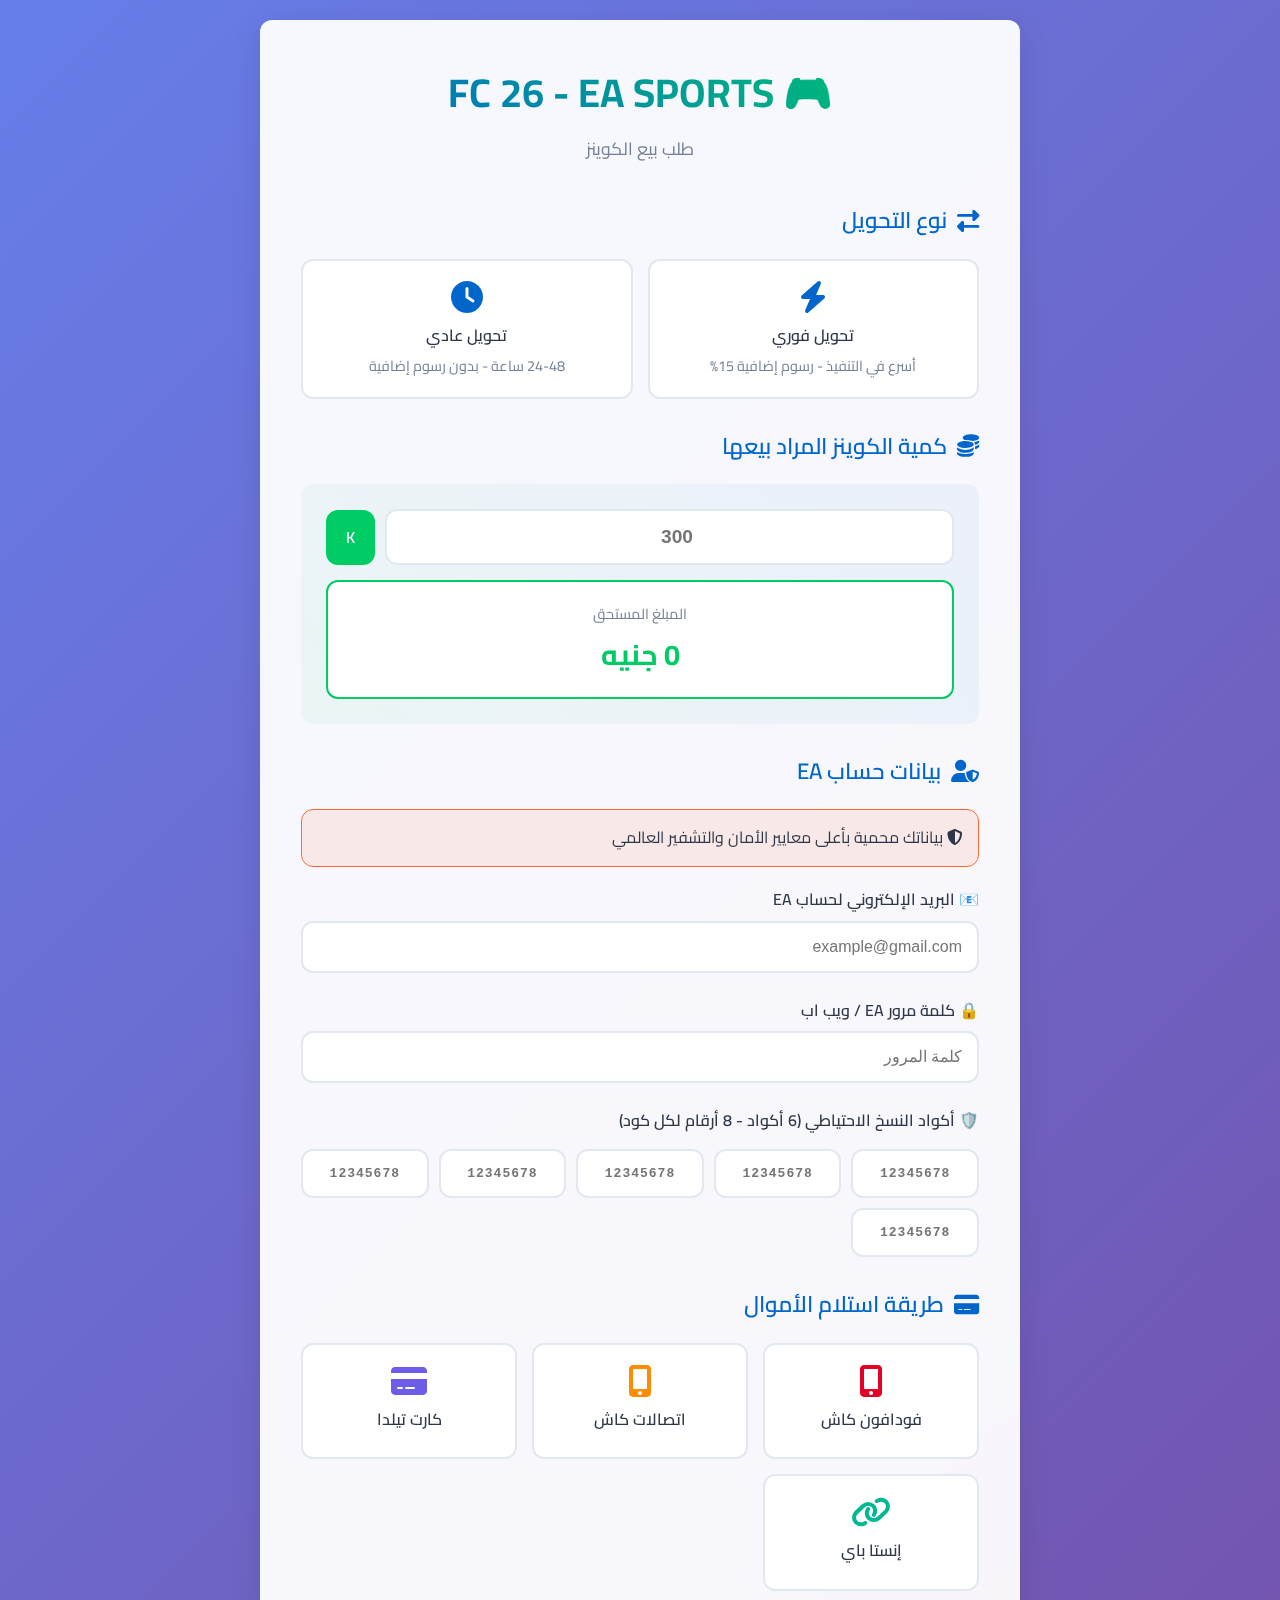
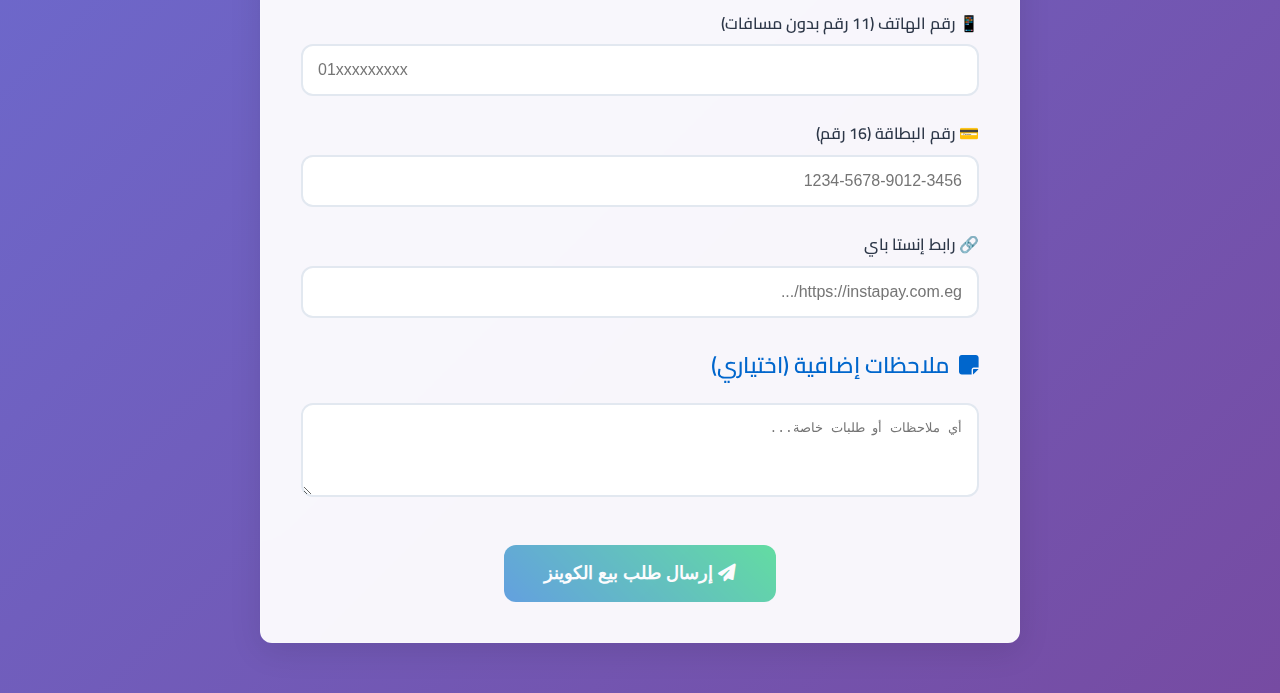
<file: templates/coins_order.html>
<!DOCTYPE html>
<html lang="ar" dir="rtl">
<head>
    <meta charset="UTF-8">
    <meta name="viewport" content="width=device-width, initial-scale=1.0">
    <title>FC 26 - طلب بيع الكوينز</title>
    
    <!-- الخطوط والأيقونات -->
    <link href="https://fonts.googleapis.com/css2?family=Cairo:wght@300;400;600;700&display=swap" rel="stylesheet">
    <link rel="stylesheet" href="https://cdnjs.cloudflare.com/ajax/libs/font-awesome/6.5.0/css/all.min.css">
    
    <style>
        :root {
            --primary-color: #0066cc;
            --secondary-color: #00cc66;
            --accent-color: #ff6b35;
            --bg-gradient: linear-gradient(135deg, #667eea 0%, #764ba2 100%);
            --card-bg: rgba(255, 255, 255, 0.95);
            --text-primary: #2d3748;
            --text-secondary: #718096;
            --success-color: #48bb78;
            --error-color: #f56565;
            --border-radius: 12px;
            --shadow: 0 8px 32px rgba(0, 0, 0, 0.1);
            --animation-duration: 0.3s;
        }

        * {
            margin: 0;
            padding: 0;
            box-sizing: border-box;
        }

        body {
            font-family: 'Cairo', sans-serif;
            background: var(--bg-gradient);
            min-height: 100vh;
            padding: 20px 0;
            color: var(--text-primary);
            line-height: 1.6;
        }

        .container {
            max-width: 800px;
            margin: 0 auto;
            padding: 0 20px;
        }

        .profile-card {
            background: var(--card-bg);
            border-radius: var(--border-radius);
            box-shadow: var(--shadow);
            padding: 40px;
            margin-bottom: 30px;
            backdrop-filter: blur(10px);
            border: 1px solid rgba(255, 255, 255, 0.2);
        }

        .header {
            text-align: center;
            margin-bottom: 40px;
        }

        .header h1 {
            font-size: 2.5em;
            font-weight: 700;
            background: linear-gradient(45deg, var(--primary-color), var(--secondary-color));
            -webkit-background-clip: text;
            -webkit-text-fill-color: transparent;
            margin-bottom: 10px;
        }

        .header p {
            color: var(--text-secondary);
            font-size: 1.1em;
        }

        .form-section {
            margin-bottom: 30px;
        }

        .section-title {
            font-size: 1.4em;
            font-weight: 600;
            color: var(--primary-color);
            margin-bottom: 20px;
            display: flex;
            align-items: center;
            gap: 10px;
        }

        .form-group {
            margin-bottom: 25px;
            position: relative;
        }

        .form-label {
            display: block;
            font-weight: 600;
            margin-bottom: 8px;
            color: var(--text-primary);
        }

        .form-input {
            width: 100%;
            padding: 15px;
            border: 2px solid #e2e8f0;
            border-radius: var(--border-radius);
            font-size: 1em;
            transition: all var(--animation-duration) ease;
            background: white;
        }

        .form-input:focus {
            outline: none;
            border-color: var(--primary-color);
            box-shadow: 0 0 0 3px rgba(0, 102, 204, 0.1);
            transform: translateY(-1px);
        }

        /* نفس أزرار التصميم الحالي */
        .option-buttons {
            display: grid;
            grid-template-columns: repeat(auto-fit, minmax(200px, 1fr));
            gap: 15px;
            margin-bottom: 20px;
        }

        .option-btn {
            padding: 20px;
            border: 2px solid #e2e8f0;
            border-radius: var(--border-radius);
            background: white;
            cursor: pointer;
            transition: all var(--animation-duration) ease;
            text-align: center;
            position: relative;
            overflow: hidden;
        }

        .option-btn:hover {
            border-color: var(--primary-color);
            transform: translateY(-2px);
            box-shadow: 0 5px 15px rgba(0, 0, 0, 0.1);
        }

        .option-btn.selected {
            border-color: var(--secondary-color);
            background: linear-gradient(45deg, rgba(0, 204, 102, 0.1), rgba(0, 102, 204, 0.1));
            transform: scale(1.02);
        }

        .option-btn i {
            font-size: 2em;
            margin-bottom: 10px;
            color: var(--primary-color);
        }

        .option-btn.selected i {
            color: var(--secondary-color);
        }

        .option-title {
            font-weight: 600;
            margin-bottom: 5px;
        }

        .option-subtitle {
            font-size: 0.9em;
            color: var(--text-secondary);
        }

        /* حقول الكوينز */
        .coins-calculator {
            background: linear-gradient(45deg, rgba(0, 204, 102, 0.05), rgba(0, 102, 204, 0.05));
            border-radius: var(--border-radius);
            padding: 25px;
            margin: 20px 0;
        }

        .coins-input-group {
            display: flex;
            align-items: center;
            gap: 10px;
            margin-bottom: 15px;
        }

        .coins-input {
            flex: 1;
            font-size: 1.2em;
            font-weight: 600;
            text-align: center;
        }

        .coins-unit {
            background: var(--secondary-color);
            color: white;
            padding: 15px 20px;
            border-radius: var(--border-radius);
            font-weight: 600;
        }

        .price-display {
            background: white;
            border-radius: var(--border-radius);
            padding: 20px;
            text-align: center;
            border: 2px solid var(--secondary-color);
        }

        .price-label {
            font-size: 0.9em;
            color: var(--text-secondary);
            margin-bottom: 5px;
        }

        .price-amount {
            font-size: 1.8em;
            font-weight: 700;
            color: var(--secondary-color);
        }

        /* حقول بيانات EA */
        .ea-security-notice {
            background: rgba(255, 107, 53, 0.1);
            border: 1px solid var(--accent-color);
            border-radius: var(--border-radius);
            padding: 15px;
            margin-bottom: 20px;
        }

        .backup-codes-grid {
            display: grid;
            grid-template-columns: repeat(auto-fit, minmax(120px, 1fr));
            gap: 10px;
            margin-top: 15px;
        }

        .backup-code-input {
            text-align: center;
            font-family: monospace;
            font-weight: 600;
            letter-spacing: 1px;
        }

        /* أزرار الإرسال */
        .submit-section {
            text-align: center;
            margin-top: 40px;
        }

        .submit-btn {
            background: linear-gradient(45deg, var(--primary-color), var(--secondary-color));
            color: white;
            border: none;
            padding: 18px 40px;
            border-radius: var(--border-radius);
            font-size: 1.1em;
            font-weight: 600;
            cursor: pointer;
            transition: all var(--animation-duration) ease;
            position: relative;
            overflow: hidden;
        }

        .submit-btn:hover:not(:disabled) {
            transform: translateY(-2px);
            box-shadow: 0 8px 25px rgba(0, 102, 204, 0.3);
        }

        .submit-btn:disabled {
            opacity: 0.6;
            cursor: not-allowed;
        }

        /* رسائل التأكيد والخطأ */
        .message {
            padding: 15px 20px;
            border-radius: var(--border-radius);
            margin: 20px 0;
            display: none;
        }

        .message.success {
            background: rgba(72, 187, 120, 0.1);
            border: 1px solid var(--success-color);
            color: var(--success-color);
        }

        .message.error {
            background: rgba(245, 101, 101, 0.1);
            border: 1px solid var(--error-color);
            color: var(--error-color);
        }

        .message.show {
            display: block;
            animation: slideInFromTop 0.5s ease;
        }

        /* تحسينات الموبايل */
        @media (max-width: 768px) {
            .container {
                padding: 0 15px;
            }

            .profile-card {
                padding: 25px;
            }

            .header h1 {
                font-size: 2em;
            }

            .option-buttons {
                grid-template-columns: 1fr;
            }

            .coins-input-group {
                flex-direction: column;
                gap: 15px;
            }

            .backup-codes-grid {
                grid-template-columns: repeat(2, 1fr);
            }
        }

        @keyframes slideInFromTop {
            0% {
                opacity: 0;
                transform: translateY(-20px);
            }
            100% {
                opacity: 1;
                transform: translateY(0);
            }
        }

        /* Loading spinner */
        .loading {
            display: none;
            position: fixed;
            top: 0;
            left: 0;
            width: 100%;
            height: 100%;
            background: rgba(255, 255, 255, 0.9);
            z-index: 9999;
            justify-content: center;
            align-items: center;
        }

        .loading.show {
            display: flex;
        }

        .spinner {
            border: 4px solid #f3f3f3;
            border-top: 4px solid var(--primary-color);
            border-radius: 50%;
            width: 50px;
            height: 50px;
            animation: spin 1s linear infinite;
        }

        @keyframes spin {
            0% { transform: rotate(0deg); }
            100% { transform: rotate(360deg); }
        }
    </style>
</head>
<body>
    <!-- Loading Screen -->
    <div class="loading" id="loading">
        <div class="spinner"></div>
    </div>

    <div class="container">
        <div class="profile-card">
            <!-- Header -->
            <div class="header">
                <h1>🎮 FC 26 - EA SPORTS</h1>
                <p>طلب بيع الكوينز</p>
            </div>

            <!-- Form -->
            <form id="coinsOrderForm">
                <!-- نوع التحويل -->
                <div class="form-section">
                    <h2 class="section-title">
                        <i class="fas fa-exchange-alt"></i>
                        نوع التحويل
                    </h2>
                    
                    <div class="option-buttons">
                        <div class="option-btn" data-type="instant">
                            <i class="fas fa-bolt"></i>
                            <div class="option-title">تحويل فوري</div>
                            <div class="option-subtitle">أسرع في التنفيذ - رسوم إضافية 15%</div>
                        </div>
                        
                        <div class="option-btn" data-type="normal">
                            <i class="fas fa-clock"></i>
                            <div class="option-title">تحويل عادي</div>
                            <div class="option-subtitle">24-48 ساعة - بدون رسوم إضافية</div>
                        </div>
                    </div>
                    
                    <input type="hidden" id="transfer_type" name="transfer_type">
                </div>

                <!-- كمية الكوينز -->
                <div class="form-section">
                    <h2 class="section-title">
                        <i class="fas fa-coins"></i>
                        كمية الكوينز المراد بيعها
                    </h2>
                    
                    <div class="coins-calculator">
                        <div class="coins-input-group">
                            <input type="number" 
                                   class="form-input coins-input" 
                                   id="coins_amount" 
                                   name="coins_amount" 
                                   placeholder="300" 
                                   min="300" 
                                   max="99999">
                            <div class="coins-unit">K</div>
                        </div>
                        
                        <div class="price-display">
                            <div class="price-label">المبلغ المستحق</div>
                            <div class="price-amount" id="calculated_price">0 جنيه</div>
                        </div>
                    </div>
                </div>

                <!-- بيانات حساب EA -->
                <div class="form-section">
                    <h2 class="section-title">
                        <i class="fas fa-user-shield"></i>
                        بيانات حساب EA
                    </h2>
                    
                    <div class="ea-security-notice">
                        <i class="fas fa-shield-alt"></i>
                        بياناتك محمية بأعلى معايير الأمان والتشفير العالمي
                    </div>

                    <div class="form-group">
                        <label class="form-label">📧 البريد الإلكتروني لحساب EA</label>
                        <input type="email" 
                               class="form-input" 
                               name="ea_email" 
                               placeholder="example@gmail.com" 
                               required>
                    </div>

                    <div class="form-group">
                        <label class="form-label">🔒 كلمة مرور EA / ويب اب</label>
                        <input type="password" 
                               class="form-input" 
                               name="ea_password" 
                               placeholder="كلمة المرور" 
                               required>
                    </div>

                    <div class="form-group">
                        <label class="form-label">🛡️ أكواد النسخ الاحتياطي (6 أكواد - 8 أرقام لكل كود)</label>
                        <div class="backup-codes-grid">
                            <input type="text" 
                                   class="form-input backup-code-input" 
                                   name="backup_code_1" 
                                   placeholder="12345678" 
                                   maxlength="8">
                            <input type="text" 
                                   class="form-input backup-code-input" 
                                   name="backup_code_2" 
                                   placeholder="12345678" 
                                   maxlength="8">
                            <input type="text" 
                                   class="form-input backup-code-input" 
                                   name="backup_code_3" 
                                   placeholder="12345678" 
                                   maxlength="8">
                            <input type="text" 
                                   class="form-input backup-code-input" 
                                   name="backup_code_4" 
                                   placeholder="12345678" 
                                   maxlength="8">
                            <input type="text" 
                                   class="form-input backup-code-input" 
                                   name="backup_code_5" 
                                   placeholder="12345678" 
                                   maxlength="8">
                            <input type="text" 
                                   class="form-input backup-code-input" 
                                   name="backup_code_6" 
                                   placeholder="12345678" 
                                   maxlength="8">
                        </div>
                    </div>
                </div>

                <!-- طريقة الدفع -->
                <div class="form-section">
                    <h2 class="section-title">
                        <i class="fas fa-credit-card"></i>
                        طريقة استلام الأموال
                    </h2>
                    
                    <div class="option-buttons">
                        <div class="option-btn payment-btn" data-type="vodafone_cash" data-value="فودافون كاش">
                            <i class="fas fa-mobile-alt" style="color: #e60026;"></i>
                            <div class="option-title">فودافون  كاش</div>
                        </div>
                        
                        <div class="option-btn payment-btn" data-type="etisalat_cash" data-value="اتصالات كاش">
                            <i class="fas fa-mobile-alt" style="color: #ff8c00;"></i>
                            <div class="option-title">اتصالات كاش</div>
                        </div>
                        
                        <div class="option-btn payment-btn" data-type="telda_card" data-value="كارت تيلدا">
                            <i class="fas fa-credit-card" style="color: #6c5ce7;"></i>
                            <div class="option-title">كارت تيلدا</div>
                        </div>
                        
                        <div class="option-btn payment-btn" data-type="instapay_link" data-value="إنستا باي">
                            <i class="fas fa-link" style="color: #00b894;"></i>
                            <div class="option-title">إنستا باي</div>
                        </div>
                    </div>
                    
                    <input type="hidden" id="payment_method" name="payment_method">
                    
                    <!-- حقول الدفع الديناميكية -->
                    <div class="dynamic-input" id="mobile_number-input">
                        <div class="form-group">
                            <label class="form-label">📱 رقم الهاتف (11 رقم بدون مسافات)</label>
                            <input type="tel" 
                                   class="form-input" 
                                   id="mobile_number" 
                                   name="mobile_number" 
                                   placeholder="01xxxxxxxxx" 
                                   maxlength="11">
                        </div>
                    </div>
                    
                    <div class="dynamic-input" id="card_number-input">
                        <div class="form-group">
                            <label class="form-label">💳 رقم البطاقة (16 رقم)</label>
                            <input type="text" 
                                   class="form-input" 
                                   id="card_number" 
                                   name="card_number" 
                                   placeholder="1234-5678-9012-3456" 
                                   maxlength="19">
                        </div>
                    </div>
                    
                    <div class="dynamic-input" id="payment_link-input">
                        <div class="form-group">
                            <label class="form-label">🔗 رابط إنستا باي</label>
                            <input type="url" 
                                   class="form-input" 
                                   id="payment_link" 
                                   name="payment_link" 
                                   placeholder="https://instapay.com.eg/...">
                        </div>
                    </div>
                </div>

                <!-- ملاحظات إضافية -->
                <div class="form-section">
                    <h2 class="section-title">
                        <i class="fas fa-sticky-note"></i>
                        ملاحظات إضافية (اختياري)
                    </h2>
                    
                    <div class="form-group">
                        <textarea class="form-input" 
                                  name="notes" 
                                  rows="4" 
                                  placeholder="أي ملاحظات أو طلبات خاصة..."></textarea>
                    </div>
                </div>

                <!-- أزرار الإرسال -->
                <div class="submit-section">
                    <button type="submit" class="submit-btn" id="submitBtn" disabled>
                        <i class="fas fa-paper-plane"></i>
                        إرسال طلب بيع الكوينز
                    </button>
                </div>
            </form>

            <!-- رسائل النجاح والخطأ -->
            <div class="message success" id="successMessage">
                ✅ تم إرسال طلب بيع الكوينز بنجاح! سيتم التواصل معك قريباً
            </div>
            
            <div class="message error" id="errorMessage">
                ❌ حدث خطأ، يرجى التحقق من البيانات والمحاولة مرة أخرى
            </div>
        </div>
    </div>

    <script>
        // JavaScript بنفس منطق الملف الأصلي
        let isSubmitting = false;
        let selectedTransferType = null;
        let selectedPaymentMethod = null;

        document.addEventListener('DOMContentLoaded', function() {
            initializeEventListeners();
        });

        function initializeEventListeners() {
            // اختيار نوع التحويل
            document.querySelectorAll('[data-type]').forEach(btn => {
                btn.addEventListener('click', function() {
                    if (this.classList.contains('payment-btn')) return;
                    
                    document.querySelectorAll('[data-type]:not(.payment-btn)').forEach(b => b.classList.remove('selected'));
                    this.classList.add('selected');
                    selectedTransferType = this.dataset.type;
                    document.getElementById('transfer_type').value = selectedTransferType;
                    
                    calculatePrice();
                    checkFormValidity();
                });
            });

            // اختيار طريقة الدفع
            document.querySelectorAll('.payment-btn').forEach(btn => {
                btn.addEventListener('click', function() {
                    document.querySelectorAll('.payment-btn').forEach(b => b.classList.remove('selected'));
                    this.classList.add('selected');
                    selectedPaymentMethod = this.dataset.type;
                    document.getElementById('payment_method').value = this.dataset.value;
                    
                    // إخفاء جميع الحقول الديناميكية
                    document.querySelectorAll('.dynamic-input').forEach(input => {
                        input.style.display = 'none';
                    });
                    
                    // إظهار الحقل المناسب
                    const targetInput = document.getElementById(selectedPaymentMethod.replace('_cash', '_number').replace('telda_card', 'card_number').replace('instapay_link', 'payment_link') + '-input');
                    if (targetInput) {
                        targetInput.style.display = 'block';
                    }
                    
                    checkFormValidity();
                });
            });

            // حساب السعر عند تغيير الكمية
            document.getElementById('coins_amount').addEventListener('input', calculatePrice);

            // معالجة إرسال النموذج
            document.getElementById('coinsOrderForm').addEventListener('submit', handleFormSubmit);
        }

        function calculatePrice() {
            const coinsAmount = parseInt(document.getElementById('coins_amount').value) || 0;
            const basePrice = coinsAmount * 0.02; // 2 قرش لكل كوين
            let finalPrice = basePrice;
            
            if (selectedTransferType === 'instant') {
                finalPrice = basePrice * 0.85; // خصم 15% للتحويل الفوري
            }
            
            document.getElementById('calculated_price').textContent = finalPrice.toFixed(2) + ' جنيه';
            
            checkFormValidity();
        }

        function checkFormValidity() {
            const transferType = selectedTransferType;
            const coinsAmount = document.getElementById('coins_amount').value;
            const eaEmail = document.querySelector('[name="ea_email"]').value;
            const eaPassword = document.querySelector('[name="ea_password"]').value;
            const paymentMethod = selectedPaymentMethod;
            
            const isValid = transferType && coinsAmount >= 300 && eaEmail && eaPassword && paymentMethod;
            
            const submitBtn = document.getElementById('submitBtn');
            submitBtn.disabled = !isValid;
            
            if (isValid) {
                submitBtn.innerHTML = '<i class="fas fa-paper-plane"></i> إرسال طلب بيع الكوينز';
            } else {
                submitBtn.innerHTML = '<i class="fas fa-lock"></i> أكمل البيانات المطلوبة';
            }
        }

        async function handleFormSubmit(e) {
            e.preventDefault();
            
            if (isSubmitting) return;
            
            isSubmitting = true;
            
            // إظهار شاشة التحميل
            document.getElementById('loading').classList.add('show');
            document.getElementById('submitBtn').innerHTML = '<i class="fas fa-spinner fa-spin"></i> جاري الإرسال...';
            
            try {
                const formData = new FormData(e.target);
                
                const response = await fetch('/submit-coins-order', {
                    method: 'POST',
                    body: formData
                });
                
                const result = await response.json();
                
                // إخفاء شاشة التحميل
                document.getElementById('loading').classList.remove('show');
                
                if (result.success) {
                    document.getElementById('successMessage').classList.add('show');
                    document.getElementById('errorMessage').classList.remove('show');
                    
                    // إعادة تعيين النموذج
                    setTimeout(() => {
                        window.location.href = '/';
                    }, 3000);
                } else {
                    document.getElementById('errorMessage').classList.add('show');
                    document.getElementById('errorMessage').textContent = result.message;
                    document.getElementById('successMessage').classList.remove('show');
                }
                
            } catch (error) {
                document.getElementById('loading').classList.remove('show');
                document.getElementById('errorMessage').classList.add('show');
                document.getElementById('errorMessage').textContent = 'حدث خطأ في الاتصال، يرجى المحاولة مرة أخرى';
            }
            
            isSubmitting = false;
            checkFormValidity();
        }
    </script>
</body>
</html>
</file>
